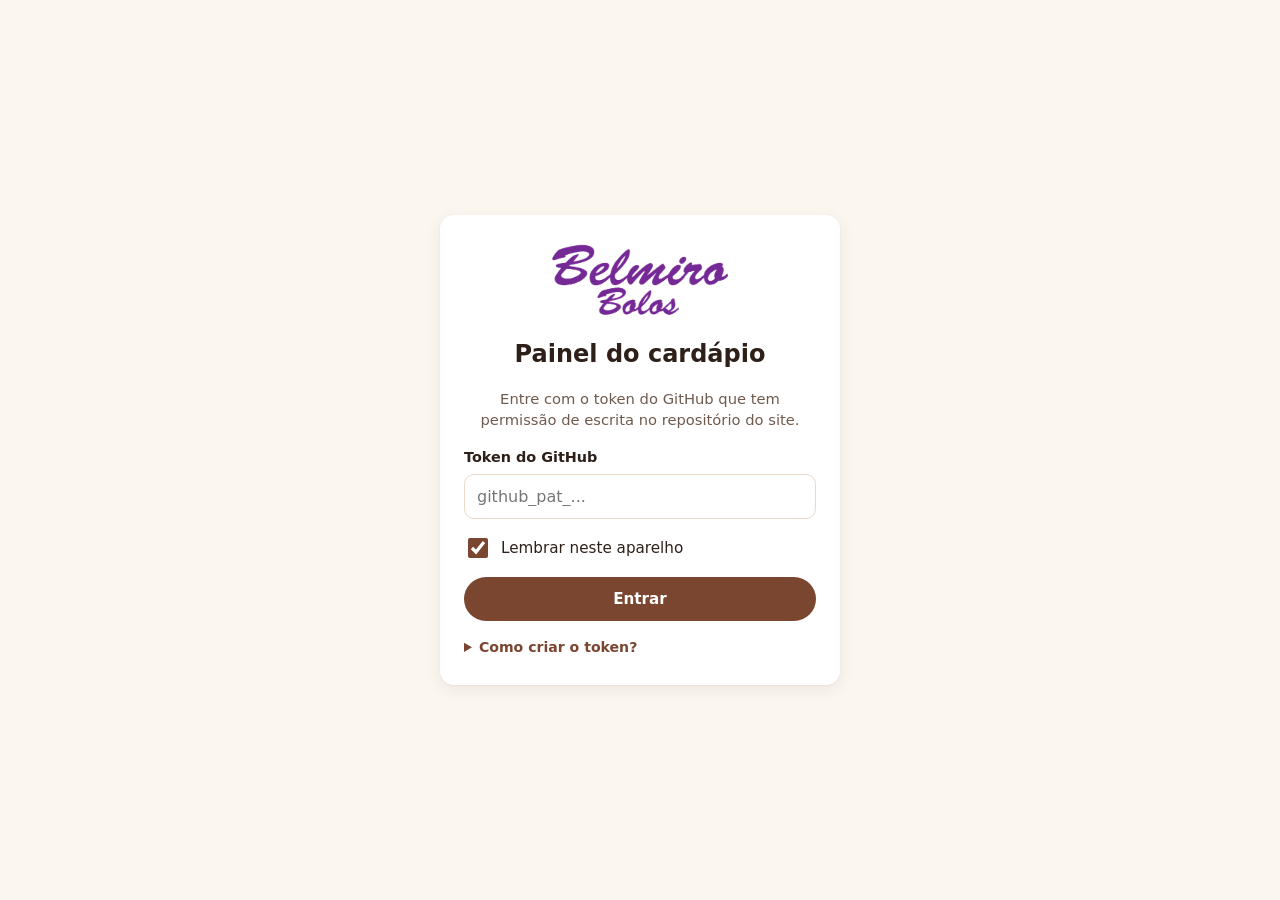
<file: admin/index.html>
<!doctype html>
<html lang="pt-BR">
<head>
  <meta charset="utf-8">
  <meta name="viewport" content="width=device-width, initial-scale=1, viewport-fit=cover">
  <meta http-equiv="Content-Security-Policy" content="default-src 'self'; script-src 'self'; style-src 'self' https://fonts.googleapis.com; font-src https://fonts.gstatic.com; img-src 'self' blob: data: https://raw.githubusercontent.com; connect-src https://api.github.com; object-src 'none'; base-uri 'self'; form-action 'none'">
  <meta name="robots" content="noindex, nofollow">
  <meta name="referrer" content="no-referrer">
  <title>Painel · Belmiro Bolos</title>
  <link rel="icon" href="../img/logo.svg" type="image/svg+xml">
  <link rel="preconnect" href="https://fonts.googleapis.com">
  <link rel="preconnect" href="https://fonts.gstatic.com" crossorigin>
  <link rel="stylesheet" href="https://fonts.googleapis.com/css2?family=Bricolage+Grotesque:opsz,wght@12..96,600..800&family=Plus+Jakarta+Sans:wght@400..800&display=swap">
  <link rel="stylesheet" href="admin.css?v=20261010-2">
  <script src="admin.js?v=20261010-2" defer></script>
</head>
<body>

  <!-- ================= Login ================= -->
  <main id="telaLogin" class="login" hidden>
    <form id="formLogin" class="login__cartao" novalidate>
      <img class="login__logo" src="../img/utils/logo-horizontal.png" alt="Belmiro Bolos" width="220" height="70">
      <h1>Painel do cardápio</h1>
      <p class="suave">Entre com o token do GitHub que tem permissão de escrita no repositório do site.</p>

      <label class="campo">
        <span class="campo__rotulo">Token do GitHub</span>
        <input id="campoToken" type="password" autocomplete="off" spellcheck="false" placeholder="github_pat_..." required>
      </label>

      <label class="checagem">
        <input id="campoLembrar" type="checkbox" checked>
        <span>Lembrar neste aparelho</span>
      </label>

      <p id="erroLogin" class="erro" role="alert" hidden></p>

      <button id="btnEntrar" class="btn btn--primario btn--largo" type="submit">Entrar</button>

      <details class="ajuda">
        <summary>Como criar o token?</summary>
        <ol>
          <li>Abra <a href="https://github.com/settings/personal-access-tokens/new" target="_blank" rel="noopener">github.com/settings/personal-access-tokens/new</a>.</li>
          <li><b>Repository access:</b> "Only select repositories", marque o repositório do site.</li>
          <li><b>Permissions → Contents:</b> "Read and write".</li>
          <li>Gere, copie e cole aqui. Para bloquear o acesso, basta revogar o token no GitHub.</li>
        </ol>
      </details>
    </form>
  </main>

  <!-- ================= Painel ================= -->
  <div id="telaApp" class="app" hidden>
    <header class="topo">
      <div class="topo__linha">
        <div class="topo__marca">
          <img src="../img/logo.svg" alt="" width="32" height="32">
          <span>Painel</span>
        </div>
        <div class="topo__acoes">
          <a class="btn btn--fantasma btn--p" href="../" target="_blank" rel="noopener">Ver site</a>
          <button id="btnSair" class="btn btn--fantasma btn--p" type="button">Sair</button>
        </div>
      </div>
      <div class="topo__linha topo__linha--publicar">
        <p id="status" class="status" aria-live="polite">Carregando…</p>
        <div class="topo__acoes">
          <button id="btnDescartar" class="btn btn--fantasma btn--p" type="button" hidden>Descartar</button>
          <button id="btnPublicar" class="btn btn--primario" type="button" disabled>Publicar</button>
        </div>
      </div>
      <nav class="abas" role="tablist" aria-label="Seções">
        <button class="aba" role="tab" type="button" data-aba="bolos" aria-selected="true">Bolos</button>
        <button class="aba" role="tab" type="button" data-aba="categorias" aria-selected="false">Categorias</button>
        <button class="aba" role="tab" type="button" data-aba="loja" aria-selected="false">Loja</button>
      </nav>
    </header>

    <main class="conteudo">
      <!-- ---------- Bolos ---------- -->
      <section id="abaBolos" class="painel" role="tabpanel" aria-label="Bolos">
        <div class="filtros">
          <input id="campoBusca" class="filtros__busca" type="search" placeholder="Buscar bolo…" aria-label="Buscar bolo">
          <select id="filtroCategoria" aria-label="Filtrar por categoria"></select>
          <button id="btnNovoBolo" class="btn btn--primario" type="button">+ Novo bolo</button>
        </div>
        <p id="avisoOrdem" class="dica" hidden>Para reordenar, limpe a busca e o filtro.</p>
        <p class="dica" id="dicaOrdem">Arraste pela alça <span aria-hidden="true">⠿</span> para mudar a ordem no cardápio.</p>
        <ul id="listaBolos" class="lista"></ul>
        <p id="semBolos" class="vazio" hidden>Nenhum bolo encontrado.</p>
      </section>

      <!-- ---------- Categorias ---------- -->
      <section id="abaCategorias" class="painel" role="tabpanel" aria-label="Categorias" hidden>
        <form id="formCategoria" class="filtros" novalidate>
          <input id="campoNovaCategoria" class="filtros__busca" type="text" maxlength="40" placeholder="Nome da nova categoria" aria-label="Nome da nova categoria">
          <button class="btn btn--primario" type="submit">+ Adicionar</button>
        </form>
        <p class="dica">A ordem aqui é a ordem dos botões de categoria no site. Só dá para excluir categorias sem bolos.</p>
        <ul id="listaCategorias" class="lista"></ul>
        <p id="semCategorias" class="vazio" hidden>Nenhuma categoria ainda.</p>
      </section>

      <!-- ---------- Loja ---------- -->
      <section id="abaLoja" class="painel" role="tabpanel" aria-label="Loja" hidden>
        <form id="formLoja" class="formulario" novalidate>
          <fieldset>
            <legend>Contato</legend>
            <label class="campo"><span class="campo__rotulo">Nome da loja</span>
              <input type="text" data-campo="nomeLoja" maxlength="60"></label>
            <label class="campo"><span class="campo__rotulo">WhatsApp (recebe os pedidos)</span>
              <input type="tel" data-campo="whatsapp" data-tipo="digitos" inputmode="numeric" maxlength="15" placeholder="5513991173134">
              <span class="campo__dica">Só números: 55 + DDD + número.</span></label>
            <label class="campo"><span class="campo__rotulo">Mensagem do botão de contato</span>
              <input type="text" data-campo="mensagemContato" maxlength="200"></label>
            <label class="campo"><span class="campo__rotulo">Telefone fixo</span>
              <input type="tel" data-campo="rodape.telefone" maxlength="20" placeholder="(13) 2202-1187">
              <span class="campo__dica">Deixe vazio para ocultar.</span></label>
            <label class="campo"><span class="campo__rotulo">Quantidade máxima de um mesmo bolo por pedido</span>
              <input type="number" data-campo="quantidadeMaxima" data-tipo="numero" min="1" max="99" inputmode="numeric"></label>
          </fieldset>

          <fieldset>
            <legend>Rodapé</legend>
            <label class="campo"><span class="campo__rotulo">Frase de apresentação</span>
              <textarea data-campo="rodape.slogan" rows="2" maxlength="200"></textarea></label>
            <label class="campo"><span class="campo__rotulo">Endereço (rua, número, bairro)</span>
              <input type="text" data-campo="rodape.endereco" maxlength="120"></label>
            <label class="campo"><span class="campo__rotulo">Horário de funcionamento</span>
              <textarea data-campo="rodape.horario" data-tipo="linhas" rows="3"></textarea>
              <span class="campo__dica">Uma linha por item, ex.: "Sábado: 8h30 às 19h".</span></label>
            <label class="campo"><span class="campo__rotulo">Instagram (sem @)</span>
              <input type="text" data-campo="rodape.instagram" maxlength="30" autocapitalize="off"></label>
            <label class="campo"><span class="campo__rotulo">Facebook (nome da página)</span>
              <input type="text" data-campo="rodape.facebook" maxlength="50" autocapitalize="off"></label>
          </fieldset>

          <fieldset>
            <legend>Google (SEO local)</legend>
            <div class="grade-3">
              <label class="campo"><span class="campo__rotulo">Cidade</span>
                <input type="text" data-campo="seo.cidade" maxlength="60"></label>
              <label class="campo"><span class="campo__rotulo">UF</span>
                <input type="text" data-campo="seo.estado" maxlength="2" autocapitalize="characters"></label>
              <label class="campo"><span class="campo__rotulo">CEP</span>
                <input type="text" data-campo="seo.cep" maxlength="9" inputmode="numeric"></label>
            </div>
            <label class="campo"><span class="campo__rotulo">Horários no formato do Google</span>
              <textarea data-campo="seo.horarios" data-tipo="linhas" rows="2" spellcheck="false"></textarea>
              <span class="campo__dica">Uma linha por faixa. Dias em inglês (Mo Tu We Th Fr Sa Su), ex.: "Mo-Fr 09:00-19:00".</span></label>
          </fieldset>
        </form>
      </section>
    </main>
  </div>

  <!-- ================= Editor de bolo ================= -->
  <dialog id="dialogoBolo" class="dialogo" aria-labelledby="tituloDialogo">
    <form id="formBolo" class="dialogo__corpo" method="dialog" novalidate>
      <header class="dialogo__topo">
        <h2 id="tituloDialogo">Bolo</h2>
        <button class="btn-icone" type="button" data-fechar aria-label="Fechar">✕</button>
      </header>

      <div class="dialogo__rolagem">
        <div class="foto-editor">
          <div id="molduraFoto" class="foto-editor__moldura">
            <img id="previaFoto" alt="" draggable="false">
            <span id="semFoto" class="foto-editor__vazio">Sem foto</span>
          </div>
          <p id="dicaEnquadrar" class="campo__dica" hidden>Arraste a foto para ajustar o enquadramento (4:3).</p>
          <label class="btn btn--secundario btn--largo">
            <input id="campoFoto" type="file" accept="image/*" hidden>
            <span id="rotuloFoto">Escolher foto</span>
          </label>
        </div>

        <label class="campo"><span class="campo__rotulo">Nome *</span>
          <input id="boloNome" type="text" maxlength="60" required></label>

        <div class="grade-2">
          <label class="campo" id="campoPrecoUnico"><span class="campo__rotulo">Preço (R$) *</span>
            <input id="boloPreco" type="text" inputmode="decimal" placeholder="35,00" required></label>
          <label class="campo"><span class="campo__rotulo">Categoria *</span>
            <select id="boloCategoria" required></select></label>
        </div>

        <fieldset class="tamanhos">
          <legend class="campo__rotulo">Tamanhos</legend>
          <p class="campo__dica">Opcional. Com tamanhos, cada um tem seu preço e o cliente escolhe no site.</p>
          <ul id="listaTamanhos" class="tamanhos__lista"></ul>
          <button id="btnAddTamanho" class="btn btn--secundario btn--p" type="button">+ Adicionar tamanho</button>
        </fieldset>

        <label class="interruptor">
          <input id="boloDisponivel" type="checkbox">
          <span class="interruptor__trilho" aria-hidden="true"></span>
          <span>Disponível para pedido</span>
        </label>

        <label class="campo"><span class="campo__rotulo">Selo de destaque</span>
          <input id="boloDestaque" type="text" maxlength="24" placeholder='Ex.: "Mais pedido" (vazio = sem selo)'></label>

        <label class="campo"><span class="campo__rotulo">Descrição curta</span>
          <textarea id="boloDescricao" rows="2" maxlength="140"></textarea>
          <span class="campo__dica">Aparece no card do cardápio.</span></label>

        <label class="campo"><span class="campo__rotulo">Detalhes</span>
          <textarea id="boloDetalhes" rows="4" maxlength="600"></textarea>
          <span class="campo__dica">Texto maior, exibido ao abrir o bolo.</span></label>

        <p id="boloId" class="campo__dica"></p>
        <p id="erroBolo" class="erro" role="alert" hidden></p>
      </div>

      <footer class="dialogo__rodape">
        <button id="btnExcluirBolo" class="btn btn--perigo btn--p" type="button">Excluir</button>
        <button id="btnDuplicarBolo" class="btn btn--fantasma btn--p" type="button">Duplicar</button>
        <span class="espaco"></span>
        <button id="btnSalvarBolo" class="btn btn--primario" type="submit">Salvar</button>
      </footer>
    </form>
  </dialog>

  <!-- ================= Modelos ================= -->
  <template id="modeloBolo">
    <li class="item">
      <button class="alca" type="button" aria-label="Mover">⠿</button>
      <img class="item__foto" alt="" width="64" height="48" loading="lazy">
      <button class="item__info" type="button">
        <span class="item__nome"></span>
        <span class="item__meta"></span>
      </button>
      <label class="interruptor interruptor--p" title="Disponível">
        <input class="item__disponivel" type="checkbox">
        <span class="interruptor__trilho" aria-hidden="true"></span>
      </label>
    </li>
  </template>

  <template id="modeloTamanho">
    <li class="tamanhos__linha">
      <input class="tamanho__nome" type="text" maxlength="20" placeholder="Pequena" aria-label="Nome do tamanho">
      <input class="tamanho__preco" type="text" inputmode="decimal" placeholder="39,00" aria-label="Preço do tamanho">
      <button class="btn-icone tamanho__remover" type="button" aria-label="Remover tamanho">✕</button>
    </li>
  </template>

  <template id="modeloCategoria">
    <li class="item">
      <button class="alca" type="button" aria-label="Mover">⠿</button>
      <input class="item__campo" type="text" maxlength="40" aria-label="Nome da categoria">
      <span class="item__meta item__contagem"></span>
      <button class="btn-icone item__excluir" type="button" aria-label="Excluir categoria">🗑</button>
    </li>
  </template>

  <div id="toast" class="toast" role="status" aria-live="polite" hidden></div>
</body>
</html>
</file>
<file: admin/admin.css>
/* =================================================================
   BELMIRO BOLOS - Painel do cardápio
   Mobile-first. Mesmas cores do site (css/style.css).
   ================================================================= */

:root {
  --marrom: #7a4630;
  --marrom-escuro: #5a3222;
  --creme: #fbf6f0;
  --creme-2: #f6e7d8;
  --pessego: #e9b58f;
  --texto: #2e2019;
  --texto-suave: #6f5a4d;
  --borda: #ead9c8;
  --branco: #ffffff;
  --verde: #1c8a4b;
  --erro: #b3261e;
  --erro-fundo: #fbe9e7;
  --aviso: #8a5a00;
  --aviso-fundo: #fff4d6;

  --fonte-titulo: "Bricolage Grotesque", "Plus Jakarta Sans", system-ui, -apple-system, "Segoe UI", Roboto, sans-serif;
  --fonte-texto: "Plus Jakarta Sans", system-ui, -apple-system, "Segoe UI", Roboto, sans-serif;

  --raio: 14px;
  --raio-p: 10px;
  --sombra: 0 1px 2px rgba(90, 50, 34, .06), 0 4px 16px rgba(90, 50, 34, .08);
  --sombra-forte: 0 12px 40px rgba(46, 32, 25, .25);
  --gutter: 16px;
  --largura: 900px;

  color-scheme: light;
}

/* ---------- Base ---------- */
*, *::before, *::after { box-sizing: border-box; }

body {
  margin: 0;
  min-height: 100dvh;
  background: var(--creme);
  color: var(--texto);
  font-family: var(--fonte-texto);
  font-size: 16px;
  line-height: 1.45;
  -webkit-font-smoothing: antialiased;
  -webkit-tap-highlight-color: transparent;
}

img { max-width: 100%; display: block; }
button, input, select, textarea { font: inherit; color: inherit; }
button { cursor: pointer; }
button:disabled { cursor: not-allowed; }
h1, h2, p { margin: 0; }
ul, ol { margin: 0; padding: 0; }
a { color: var(--marrom); }

[hidden] { display: none !important; }

:focus-visible {
  outline: 3px solid var(--pessego);
  outline-offset: 2px;
}

.suave { color: var(--texto-suave); }

/* ---------- Botões ---------- */
.btn {
  display: inline-flex;
  align-items: center;
  justify-content: center;
  gap: 6px;
  min-height: 44px;
  padding: 0 18px;
  border: 1.5px solid transparent;
  border-radius: 999px;
  background: none;
  font-weight: 700;
  font-size: .95rem;
  text-decoration: none;
  white-space: nowrap;
  transition: background-color .15s, border-color .15s, opacity .15s;
}
.btn--p { min-height: 38px; padding: 0 14px; font-size: .88rem; }
.btn--largo { width: 100%; }
.btn--primario { background: var(--marrom); color: var(--branco); }
.btn--primario:hover:not(:disabled) { background: var(--marrom-escuro); }
.btn--primario:disabled { opacity: .45; }
.btn--secundario { border-color: var(--marrom); color: var(--marrom); background: var(--branco); }
.btn--secundario:hover { background: var(--creme-2); }
.btn--fantasma { color: var(--marrom); }
.btn--fantasma:hover { background: var(--creme-2); }
.btn--perigo { color: var(--erro); }
.btn--perigo:hover { background: var(--erro-fundo); }

.btn-icone {
  display: inline-grid;
  place-items: center;
  width: 40px;
  height: 40px;
  flex: none;
  border: 0;
  border-radius: 50%;
  background: none;
  font-size: 1.05rem;
}
.btn-icone:hover:not(:disabled) { background: var(--creme-2); }
.btn-icone:disabled { opacity: .3; }

/* ---------- Campos ---------- */
.campo { display: grid; gap: 6px; }
.campo__rotulo { font-weight: 700; font-size: .9rem; }
.campo__dica { font-size: .82rem; color: var(--texto-suave); }

input[type="text"], input[type="password"], input[type="search"], input[type="tel"], input[type="number"],
select, textarea {
  width: 100%;
  min-height: 44px;
  padding: 10px 12px;
  border: 1.5px solid var(--borda);
  border-radius: var(--raio-p);
  background: var(--branco);
  font-size: 16px; /* evita zoom no iOS */
}
textarea { resize: vertical; min-height: 0; }
input:focus, select:focus, textarea:focus { border-color: var(--marrom); outline: none; }

.checagem { display: flex; align-items: center; gap: 10px; font-size: .95rem; }
.checagem input { width: 20px; height: 20px; accent-color: var(--marrom); }

.erro {
  padding: 10px 12px;
  border-radius: var(--raio-p);
  background: var(--erro-fundo);
  color: var(--erro);
  font-size: .9rem;
  font-weight: 600;
}

/* Interruptor (checkbox estilizado) */
.interruptor {
  display: inline-flex;
  align-items: center;
  gap: 12px;
  font-weight: 600;
  cursor: pointer;
  user-select: none;
}
.interruptor input { position: absolute; opacity: 0; width: 1px; height: 1px; }
.interruptor__trilho {
  position: relative;
  width: 48px;
  height: 28px;
  flex: none;
  border-radius: 999px;
  background: #cdbcae;
  transition: background-color .15s;
}
.interruptor__trilho::after {
  content: "";
  position: absolute;
  top: 3px;
  left: 3px;
  width: 22px;
  height: 22px;
  border-radius: 50%;
  background: var(--branco);
  box-shadow: 0 1px 3px rgba(0, 0, 0, .25);
  transition: transform .15s;
}
.interruptor input:checked + .interruptor__trilho { background: var(--verde); }
.interruptor input:checked + .interruptor__trilho::after { transform: translateX(20px); }
.interruptor input:focus-visible + .interruptor__trilho { outline: 3px solid var(--pessego); outline-offset: 2px; }
.interruptor--p .interruptor__trilho { width: 42px; height: 24px; }
.interruptor--p .interruptor__trilho::after { width: 18px; height: 18px; }
.interruptor--p input:checked + .interruptor__trilho::after { transform: translateX(18px); }

/* ---------- Login ---------- */
.login {
  display: grid;
  place-items: center;
  min-height: 100dvh;
  padding: 24px var(--gutter);
}
.login__cartao {
  display: grid;
  gap: 16px;
  width: 100%;
  max-width: 400px;
  padding: 28px 24px;
  border-radius: var(--raio);
  background: var(--branco);
  box-shadow: var(--sombra);
}
.login__logo { width: 180px; height: auto; margin: 0 auto 4px; }
.login h1 { font-family: var(--fonte-titulo); font-size: 1.5rem; text-align: center; }
.login .suave { font-size: .92rem; text-align: center; }
.ajuda { font-size: .88rem; color: var(--texto-suave); }
.ajuda summary { cursor: pointer; font-weight: 700; color: var(--marrom); }
.ajuda ol { margin-top: 8px; padding-left: 20px; display: grid; gap: 4px; }
.ajuda a { overflow-wrap: anywhere; }

/* ---------- Topo ---------- */
.topo {
  position: sticky;
  top: 0;
  z-index: 10;
  background: var(--branco);
  box-shadow: var(--sombra);
}
.topo__linha {
  display: flex;
  align-items: center;
  justify-content: space-between;
  gap: 8px;
  max-width: var(--largura);
  margin: 0 auto;
  padding: 8px var(--gutter);
}
.topo__linha--publicar { padding-top: 0; }
.topo__marca {
  display: flex;
  align-items: center;
  gap: 8px;
  font-family: var(--fonte-titulo);
  font-weight: 800;
  font-size: 1.15rem;
  color: var(--marrom);
}
.topo__acoes { display: flex; align-items: center; gap: 4px; }

.status {
  display: flex;
  align-items: center;
  gap: 8px;
  min-width: 0;
  font-size: .88rem;
  color: var(--texto-suave);
}
.status::before {
  content: "";
  width: 9px;
  height: 9px;
  flex: none;
  border-radius: 50%;
  background: var(--verde);
}
.status--pendente { color: var(--aviso); font-weight: 700; }
.status--pendente::before { background: #e0a100; }
.status--ocupado::before { background: var(--pessego); animation: pulsar 1s infinite alternate; }
@keyframes pulsar { to { opacity: .3; } }

.abas {
  display: flex;
  max-width: var(--largura);
  margin: 0 auto;
  padding: 0 var(--gutter);
}
.aba {
  flex: 1;
  min-height: 44px;
  border: 0;
  border-bottom: 3px solid transparent;
  background: none;
  font-weight: 700;
  color: var(--texto-suave);
}
.aba[aria-selected="true"] { color: var(--marrom); border-bottom-color: var(--marrom); }

/* ---------- Conteúdo ---------- */
.conteudo {
  max-width: var(--largura);
  margin: 0 auto;
  padding: 16px var(--gutter) 48px;
}
.painel { display: grid; gap: 12px; }

.filtros { display: flex; flex-wrap: wrap; gap: 8px; }
.filtros__busca { flex: 1 1 200px; }
.filtros select { flex: 1 1 140px; width: auto; }
.filtros .btn { flex: 1 1 auto; }

.dica { font-size: .85rem; color: var(--texto-suave); }
.vazio { padding: 32px 0; text-align: center; color: var(--texto-suave); }

/* ---------- Listas (bolos e categorias) ---------- */
.lista { display: grid; gap: 8px; list-style: none; }

.item {
  display: flex;
  align-items: center;
  gap: 10px;
  min-height: 64px;
  padding: 8px 12px 8px 4px;
  border: 1.5px solid var(--borda);
  border-radius: var(--raio);
  background: var(--branco);
}
.item--indisponivel .item__foto { filter: grayscale(1); opacity: .6; }
.item--indisponivel .item__nome { color: var(--texto-suave); }
.item.arrastando {
  position: relative;
  z-index: 2;
  border-color: var(--marrom);
  box-shadow: var(--sombra-forte);
  transform: scale(1.02);
}

.alca {
  display: grid;
  place-items: center;
  width: 36px;
  height: 48px;
  flex: none;
  border: 0;
  border-radius: var(--raio-p);
  background: none;
  font-size: 1.3rem;
  color: var(--texto-suave);
  cursor: grab;
  touch-action: none; /* arrastar no celular sem rolar a página */
}
.alca:active { cursor: grabbing; }
.alca:disabled { opacity: .25; cursor: not-allowed; }

.item__foto {
  width: 64px;
  height: 48px;
  flex: none;
  border-radius: 8px;
  background: var(--creme-2);
  object-fit: cover;
}
.item__info {
  display: grid;
  flex: 1;
  min-width: 0;
  padding: 4px 0;
  border: 0;
  background: none;
  text-align: left;
}
.item__nome {
  font-weight: 700;
  overflow: hidden;
  text-overflow: ellipsis;
  white-space: nowrap;
}
.item__meta { font-size: .82rem; color: var(--texto-suave); }
.item__meta b { color: var(--aviso); }
.item__campo { flex: 1; min-width: 0; }
.item__contagem { flex: none; }

/* ---------- Formulário da loja ---------- */
.formulario { display: grid; gap: 16px; }
.formulario fieldset {
  display: grid;
  gap: 14px;
  margin: 0;
  padding: 16px;
  border: 1.5px solid var(--borda);
  border-radius: var(--raio);
  background: var(--branco);
}
.formulario legend { padding: 0 6px; font-family: var(--fonte-titulo); font-weight: 800; color: var(--marrom); }
.grade-2, .grade-3 { display: grid; gap: 12px; }
@media (min-width: 560px) {
  .grade-2 { grid-template-columns: 1fr 1fr; }
  .grade-3 { grid-template-columns: 2fr 1fr 1fr; }
}

/* ---------- Diálogo do bolo ---------- */
.dialogo {
  width: 100%;
  max-width: 560px;
  max-height: 100dvh;
  margin: auto;
  padding: 0;
  border: 0;
  border-radius: var(--raio);
  background: var(--branco);
  box-shadow: var(--sombra-forte);
}
.dialogo::backdrop { background: rgba(46, 32, 25, .5); }
.dialogo__corpo { display: flex; flex-direction: column; max-height: 92dvh; }
.dialogo__topo, .dialogo__rodape {
  display: flex;
  align-items: center;
  gap: 8px;
  padding: 12px 16px;
}
.dialogo__topo { justify-content: space-between; border-bottom: 1px solid var(--borda); }
.dialogo__topo h2 { font-family: var(--fonte-titulo); font-size: 1.25rem; }
.dialogo__rolagem { display: grid; gap: 16px; padding: 16px; overflow-y: auto; }
.dialogo__rodape { border-top: 1px solid var(--borda); padding-bottom: max(12px, env(safe-area-inset-bottom)); }
.espaco { flex: 1; }

@media (max-width: 600px) {
  .dialogo { max-width: none; height: 100dvh; max-height: none; border-radius: 0; }
  .dialogo__corpo { height: 100%; max-height: none; }
  .dialogo__rolagem { flex: 1; }
}

.foto-editor { display: grid; gap: 8px; }
.foto-editor__moldura {
  position: relative;
  aspect-ratio: 4 / 3;
  overflow: hidden;
  border-radius: var(--raio-p);
  background: var(--creme-2);
  touch-action: none;
}
.foto-editor__moldura img {
  width: 100%;
  height: 100%;
  object-fit: cover;
  user-select: none;
}
.foto-editor__moldura--ajustavel { cursor: move; outline: 2px dashed var(--marrom); outline-offset: -2px; }
.foto-editor__vazio {
  position: absolute;
  inset: 0;
  display: grid;
  place-items: center;
  color: var(--texto-suave);
  font-weight: 600;
}

.tamanhos { display: grid; gap: 8px; margin: 0; padding: 0; border: 0; min-width: 0; }
.tamanhos legend { padding: 0; margin-bottom: 2px; }
.tamanhos__lista { display: grid; gap: 8px; list-style: none; }
.tamanhos__lista:empty { display: none; }
.tamanhos__linha { display: grid; grid-template-columns: 1fr 110px 40px; gap: 8px; align-items: center; }
.tamanhos .btn { justify-self: start; }

/* ---------- Toast ---------- */
.toast {
  position: fixed;
  left: 50%;
  bottom: max(20px, env(safe-area-inset-bottom));
  z-index: 100;
  max-width: calc(100% - 2 * var(--gutter));
  padding: 12px 18px;
  border-radius: var(--raio-p);
  background: var(--texto);
  color: var(--branco);
  font-weight: 600;
  font-size: .92rem;
  box-shadow: var(--sombra-forte);
  transform: translateX(-50%);
}
.toast--erro { background: var(--erro); }
</file>
